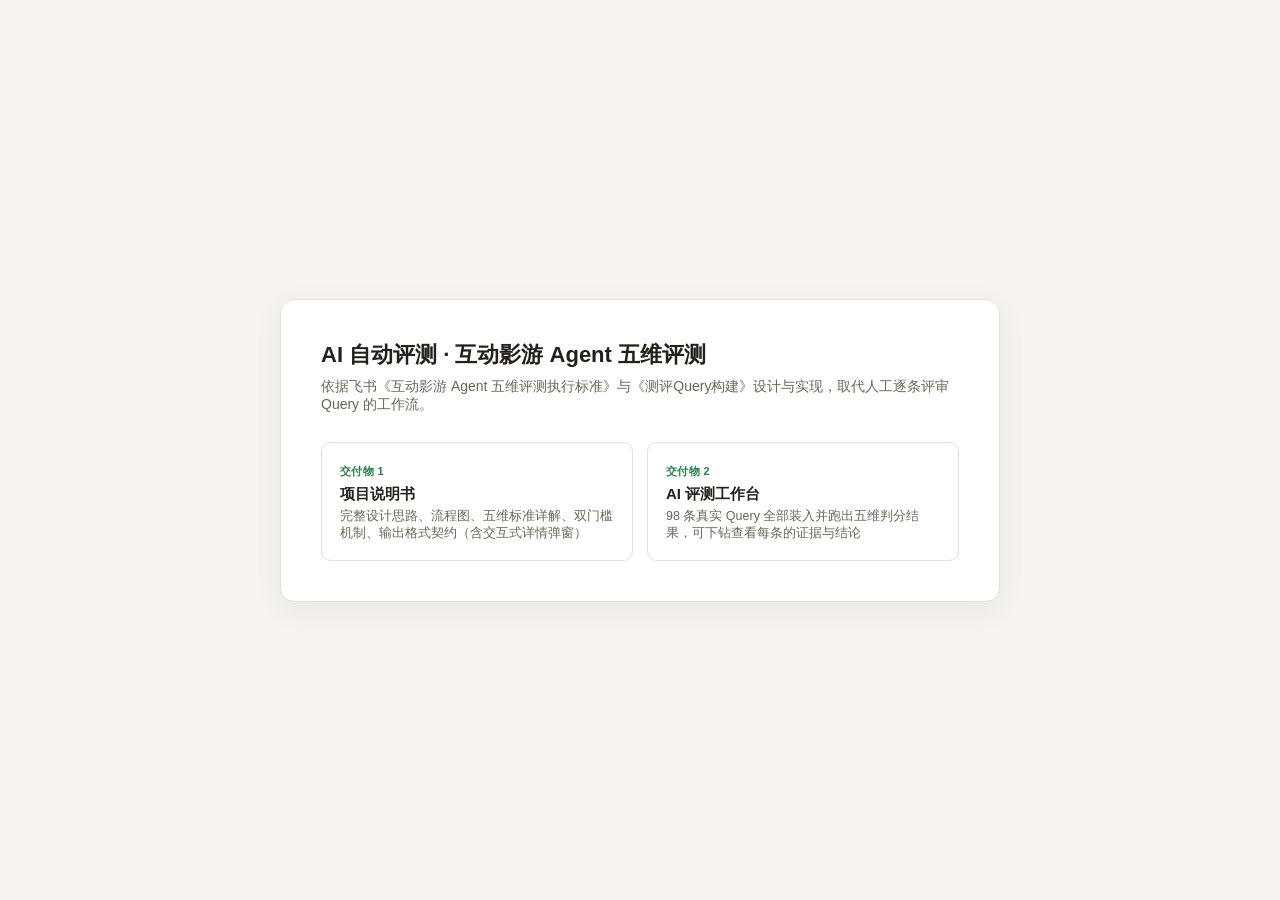
<file: index.html>
<!DOCTYPE html>
<html lang="zh-CN">
<head>
<meta charset="UTF-8">
<meta name="viewport" content="width=device-width, initial-scale=1.0">
<title>AI 自动评测 · 互动影游 Agent 五维评测</title>
<style>
  * { box-sizing: border-box; }
  body {
    margin: 0; font-family: -apple-system, "PingFang SC", "Microsoft YaHei", sans-serif;
    background: #f5f4f0; color: #24211c; display: flex; align-items: center; justify-content: center;
    min-height: 100vh; padding: 24px;
  }
  .card {
    max-width: 720px; background: #fff; border: 1px solid #e4e1da; border-radius: 14px;
    padding: 40px; box-shadow: 0 8px 30px rgba(0,0,0,0.06);
  }
  h1 { font-size: 22px; margin: 0 0 8px; }
  p.sub { color: #6b6659; margin: 0 0 28px; font-size: 14px; }
  .links { display: grid; grid-template-columns: 1fr 1fr; gap: 14px; }
  .link-card {
    display: block; text-decoration: none; border: 1px solid #e4e1da; border-radius: 10px;
    padding: 18px; color: #24211c; transition: border-color .15s;
  }
  .link-card:hover { border-color: #2f7d4c; }
  .link-card .tag { font-size: 11px; color: #2f7d4c; font-weight: 700; text-transform: uppercase; letter-spacing: .03em; }
  .link-card h3 { margin: 6px 0 4px; font-size: 15px; }
  .link-card p { margin: 0; font-size: 12.5px; color: #6b6659; }
  @media (max-width: 560px) { .links { grid-template-columns: 1fr; } }
</style>
</head>
<body>
  <div class="card">
    <h1>AI 自动评测 · 互动影游 Agent 五维评测</h1>
    <p class="sub">依据飞书《互动影游 Agent 五维评测执行标准》与《测评Query构建》设计与实现，取代人工逐条评审 Query 的工作流。</p>
    <div class="links">
      <a class="link-card" href="spec/index.html">
        <span class="tag">交付物 1</span>
        <h3>项目说明书</h3>
        <p>完整设计思路、流程图、五维标准详解、双门槛机制、输出格式契约（含交互式详情弹窗）</p>
      </a>
      <a class="link-card" href="demo/index.html">
        <span class="tag">交付物 2</span>
        <h3>AI 评测工作台</h3>
        <p>98 条真实 Query 全部装入并跑出五维判分结果，可下钻查看每条的证据与结论</p>
      </a>
    </div>
  </div>
</body>
</html>
</file>
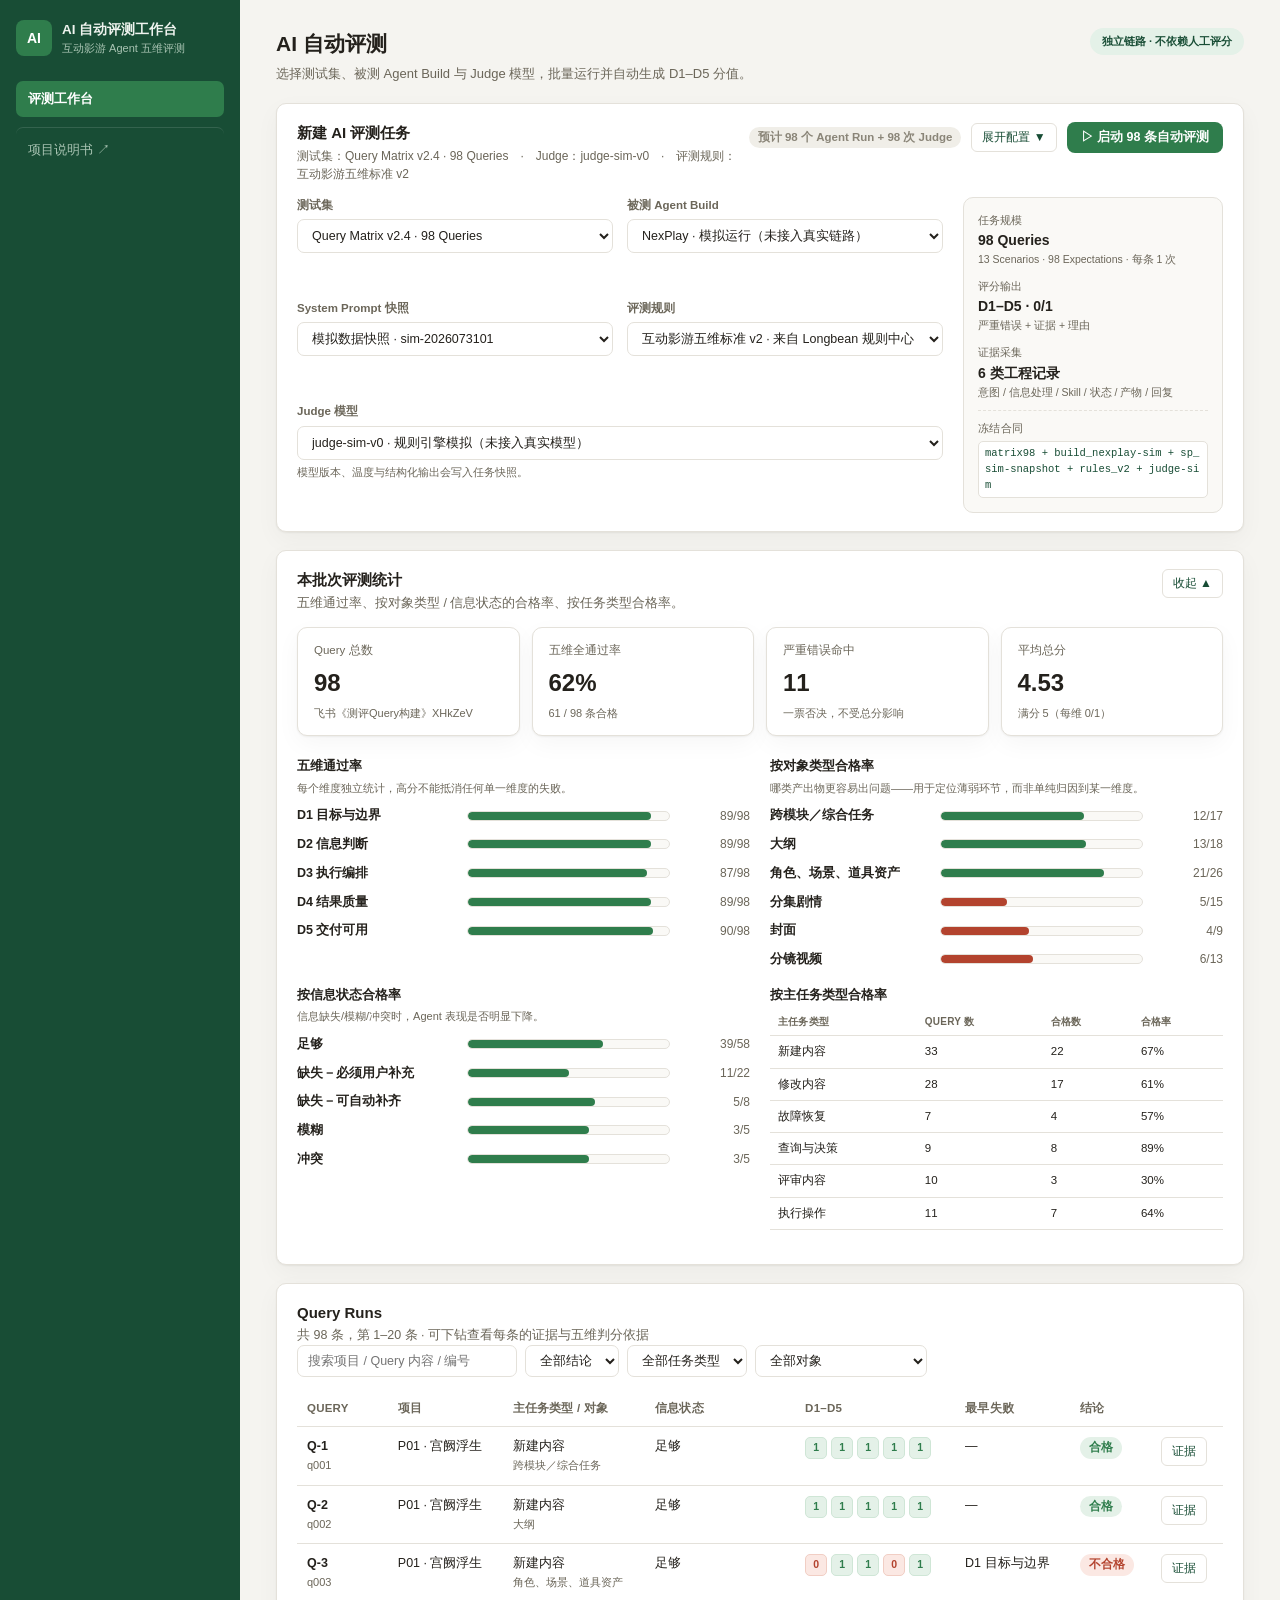
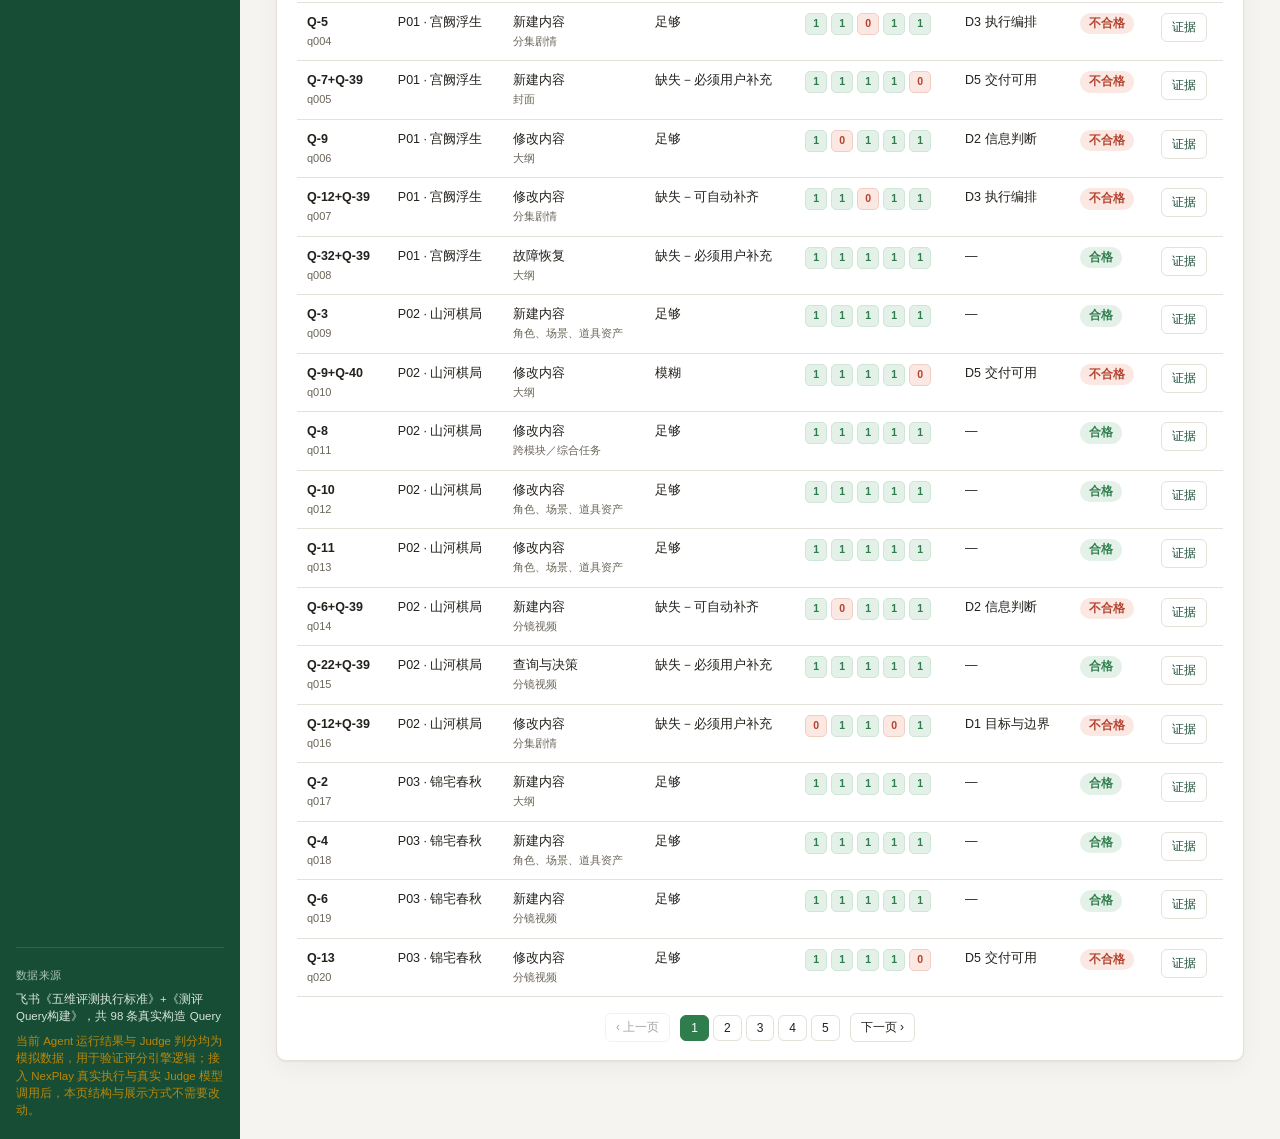
<file: demo/index.html>
<!DOCTYPE html>
<html lang="zh-CN">
<head>
<meta charset="UTF-8">
<meta name="viewport" content="width=device-width, initial-scale=1.0">
<title>AI 自动评测工作台 · 互动影游 Agent 五维评测</title>
<link rel="stylesheet" href="styles.css">
</head>
<body>
<div class="app-shell">
  <aside class="sidebar">
    <div class="brand">
      <div class="brand-mark">AI</div>
      <div class="brand-text">
        <strong>AI 自动评测工作台</strong>
        <span>互动影游 Agent 五维评测</span>
      </div>
    </div>
    <nav class="nav-list">
      <button class="nav-item is-active" data-view="workbench">评测工作台</button>
      <a class="nav-item nav-item-link" href="../spec/index.html">项目说明书 ↗</a>
    </nav>
    <div class="sidebar-footer">
      <span>数据来源</span>
      <p>飞书《五维评测执行标准》+《测评Query构建》，共 98 条真实构造 Query</p>
      <p class="footer-note">当前 Agent 运行结果与 Judge 判分均为模拟数据，用于验证评分引擎逻辑；接入 NexPlay 真实执行与真实 Judge 模型调用后，本页结构与展示方式不需要改动。</p>
    </div>
  </aside>

  <main class="main">
    <section class="view is-active" data-view="workbench">
      <header class="page-head">
        <div>
          <h1>AI 自动评测</h1>
          <p>选择测试集、被测 Agent Build 与 Judge 模型，批量运行并自动生成 D1–D5 分值。</p>
        </div>
        <span class="pill-badge">独立链路 · 不依赖人工评分</span>
      </header>

      <!-- 发起新评测任务 -->
      <section class="panel launch-panel" id="launchPanel">
        <div class="panel-head is-collapsible" id="launchToggle">
          <div>
            <h2>新建 AI 评测任务</h2>
            <p id="launchSummaryLine">测试集：Query Matrix v2.4 · 98 Queries　·　Judge：judge-sim-v0　·　评测规则：互动影游五维标准 v2</p>
          </div>
          <div class="launch-head-right">
            <span class="status-pill neutral" id="runEstimate">预计 98 个 Agent Run + 98 次 Judge</span>
            <button class="text-btn" id="launchToggleBtn">展开配置 ▼</button>
            <button class="btn-primary" id="launchBtn">▷ 启动 98 条自动评测</button>
          </div>
        </div>
        <div class="launch-grid" id="launchGrid" hidden>
          <div class="launch-fields">
            <div class="field">
              <label for="selDataset">测试集</label>
              <select id="selDataset">
                <option value="matrix98">Query Matrix v2.4 · 98 Queries</option>
              </select>
            </div>
            <div class="field">
              <label for="selBuild">被测 Agent Build</label>
              <select id="selBuild">
                <option value="nexplay-sim">NexPlay · 模拟运行（未接入真实链路）</option>
              </select>
            </div>
            <div class="field">
              <label for="selPrompt">System Prompt 快照</label>
              <select id="selPrompt">
                <option value="sim-snapshot">模拟数据快照 · sim-2026073101</option>
              </select>
            </div>
            <div class="field">
              <label for="selRuleset">评测规则</label>
              <select id="selRuleset">
                <option value="v2">互动影游五维标准 v2 · 来自 Longbean 规则中心</option>
              </select>
            </div>
            <div class="field">
              <label for="selJudge">Judge 模型</label>
              <select id="selJudge">
                <option value="judge-sim">judge-sim-v0 · 规则引擎模拟（未接入真实模型）</option>
              </select>
              <small>模型版本、温度与结构化输出会写入任务快照。</small>
            </div>
          </div>
          <aside class="launch-summary">
            <div class="summary-row"><span>任务规模</span><strong id="taskScale">98 Queries</strong><small>13 Scenarios · 98 Expectations · 每条 1 次</small></div>
            <div class="summary-row"><span>评分输出</span><strong>D1–D5 · 0/1</strong><small>严重错误 + 证据 + 理由</small></div>
            <div class="summary-row"><span>证据采集</span><strong>6 类工程记录</strong><small>意图 / 信息处理 / Skill / 状态 / 产物 / 回复</small></div>
            <div class="frozen-contract">
              <span>冻结合同</span>
              <code id="frozenContract">matrix98 + build_nexplay-sim + sp_sim-snapshot + rules_v2 + judge-sim</code>
            </div>
          </aside>
        </div>

        <!-- 运行中进度条 -->
        <div class="run-progress" id="runProgress" hidden>
          <div class="progress-head">
            <strong id="progressLabel">正在运行 0 / 98</strong>
            <span id="progressCurrentQuery"></span>
          </div>
          <div class="progress-track"><div class="progress-fill" id="progressFill" style="width:0%"></div></div>
          <div class="progress-foot">
            <span id="progressPct">0%</span>
            <button class="text-btn" id="progressCancel">取消</button>
          </div>
        </div>
      </section>

      <!-- 统计区（可收起） -->
      <section class="panel stats-panel" id="statsPanel">
        <div class="panel-head is-collapsible" id="statsToggle">
          <div>
            <h2>本批次评测统计</h2>
            <p>五维通过率、按对象类型 / 信息状态的合格率、按任务类型合格率。</p>
          </div>
          <button class="text-btn" id="statsToggleBtn">收起 ▲</button>
        </div>
        <div class="stats-body" id="statsBody">
          <section class="summary-strip" id="summaryStrip"></section>
          <div class="stats-grid">
            <div class="stats-col">
              <h3>五维通过率</h3>
              <p class="stats-col-note">每个维度独立统计，高分不能抵消任何单一维度的失败。</p>
              <div class="dim-bars" id="dimBars"></div>
            </div>
            <div class="stats-col">
              <h3>按对象类型合格率</h3>
              <p class="stats-col-note">哪类产出物更容易出问题——用于定位薄弱环节，而非单纯归因到某一维度。</p>
              <div class="dim-bars" id="failBars"></div>
            </div>
          </div>
          <div class="stats-grid">
            <div class="stats-col">
              <h3>按信息状态合格率</h3>
              <p class="stats-col-note">信息缺失/模糊/冲突时，Agent 表现是否明显下降。</p>
              <div class="dim-bars" id="infoBars"></div>
            </div>
            <div class="stats-col">
              <h3>按主任务类型合格率</h3>
              <div class="table-wrap">
                <table id="taskTypeTable"></table>
              </div>
            </div>
          </div>
        </div>
      </section>

      <!-- Query 列表 -->
      <section class="panel">
        <div class="panel-head">
          <div>
            <h2>Query Runs</h2>
            <p id="runsCountLabel">共 98 条，可下钻查看每条的证据与五维判分依据。</p>
          </div>
          <div class="filters">
            <input type="search" id="searchInput" placeholder="搜索项目 / Query 内容 / 编号">
            <select id="conclusionFilter">
              <option value="all">全部结论</option>
              <option value="合格">合格</option>
              <option value="不合格">不合格</option>
            </select>
            <select id="taskTypeFilter">
              <option value="all">全部任务类型</option>
            </select>
            <select id="objectFilter">
              <option value="all">全部对象</option>
            </select>
          </div>
        </div>
        <div class="table-wrap">
          <table id="runsTable">
            <thead>
              <tr>
                <th>Query</th>
                <th>项目</th>
                <th>主任务类型 / 对象</th>
                <th>信息状态</th>
                <th>D1–D5</th>
                <th>最早失败</th>
                <th>结论</th>
                <th></th>
              </tr>
            </thead>
            <tbody id="runsBody"></tbody>
          </table>
        </div>
        <div class="pagination" id="pagination"></div>
      </section>
    </section>
  </main>
</div>

<!-- Run 详情弹窗 -->
<dialog id="runDialog">
  <div class="dialog-head">
    <div>
      <h2 id="dialogTitle">Run 详情</h2>
      <p id="dialogMeta"></p>
    </div>
    <button class="btn-close" id="closeDialog">关闭</button>
  </div>
  <div class="dialog-body">
    <div class="verdict-strip" id="verdictStrip"></div>
    <div class="query-block">
      <span class="label">① 用户 Query 原文</span>
      <p id="dialogQueryText"></p>
    </div>
    <div class="agent-output-block" id="agentOutputBlock">
      <span class="label">② Agent 实际运行输出（Judge 评审的对象）</span>
      <div id="agentOutputBody"></div>
    </div>
    <div class="dim-verdict-heading"><span class="label">③ 按五维标准评审上面这次 Agent 输出</span></div>
    <div class="dim-detail-list" id="dimDetailList"></div>
    <div class="severe-block" id="severeBlock"></div>
    <div class="summary-block" id="summaryBlock"></div>
  </div>
</dialog>

<script src="js/data-loader.js"></script>
<script src="js/render.js"></script>
</body>
</html>
</file>
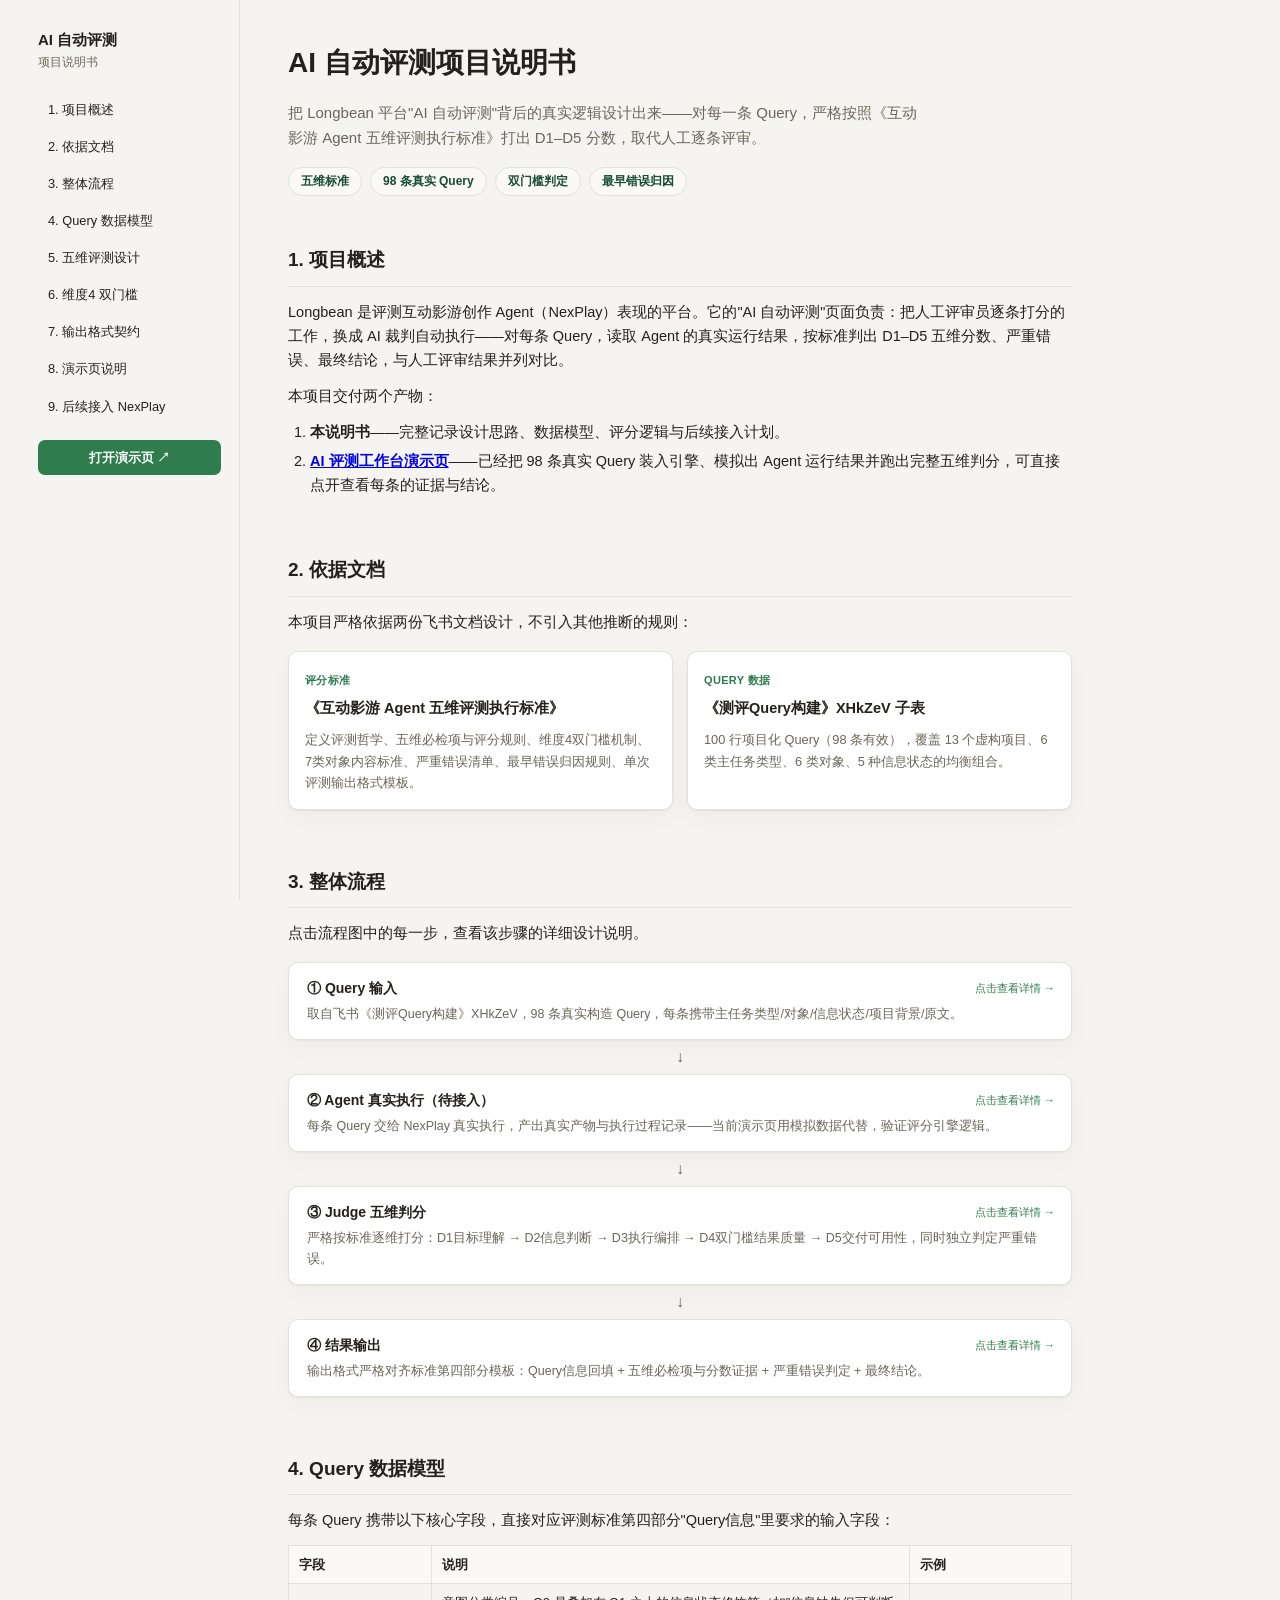
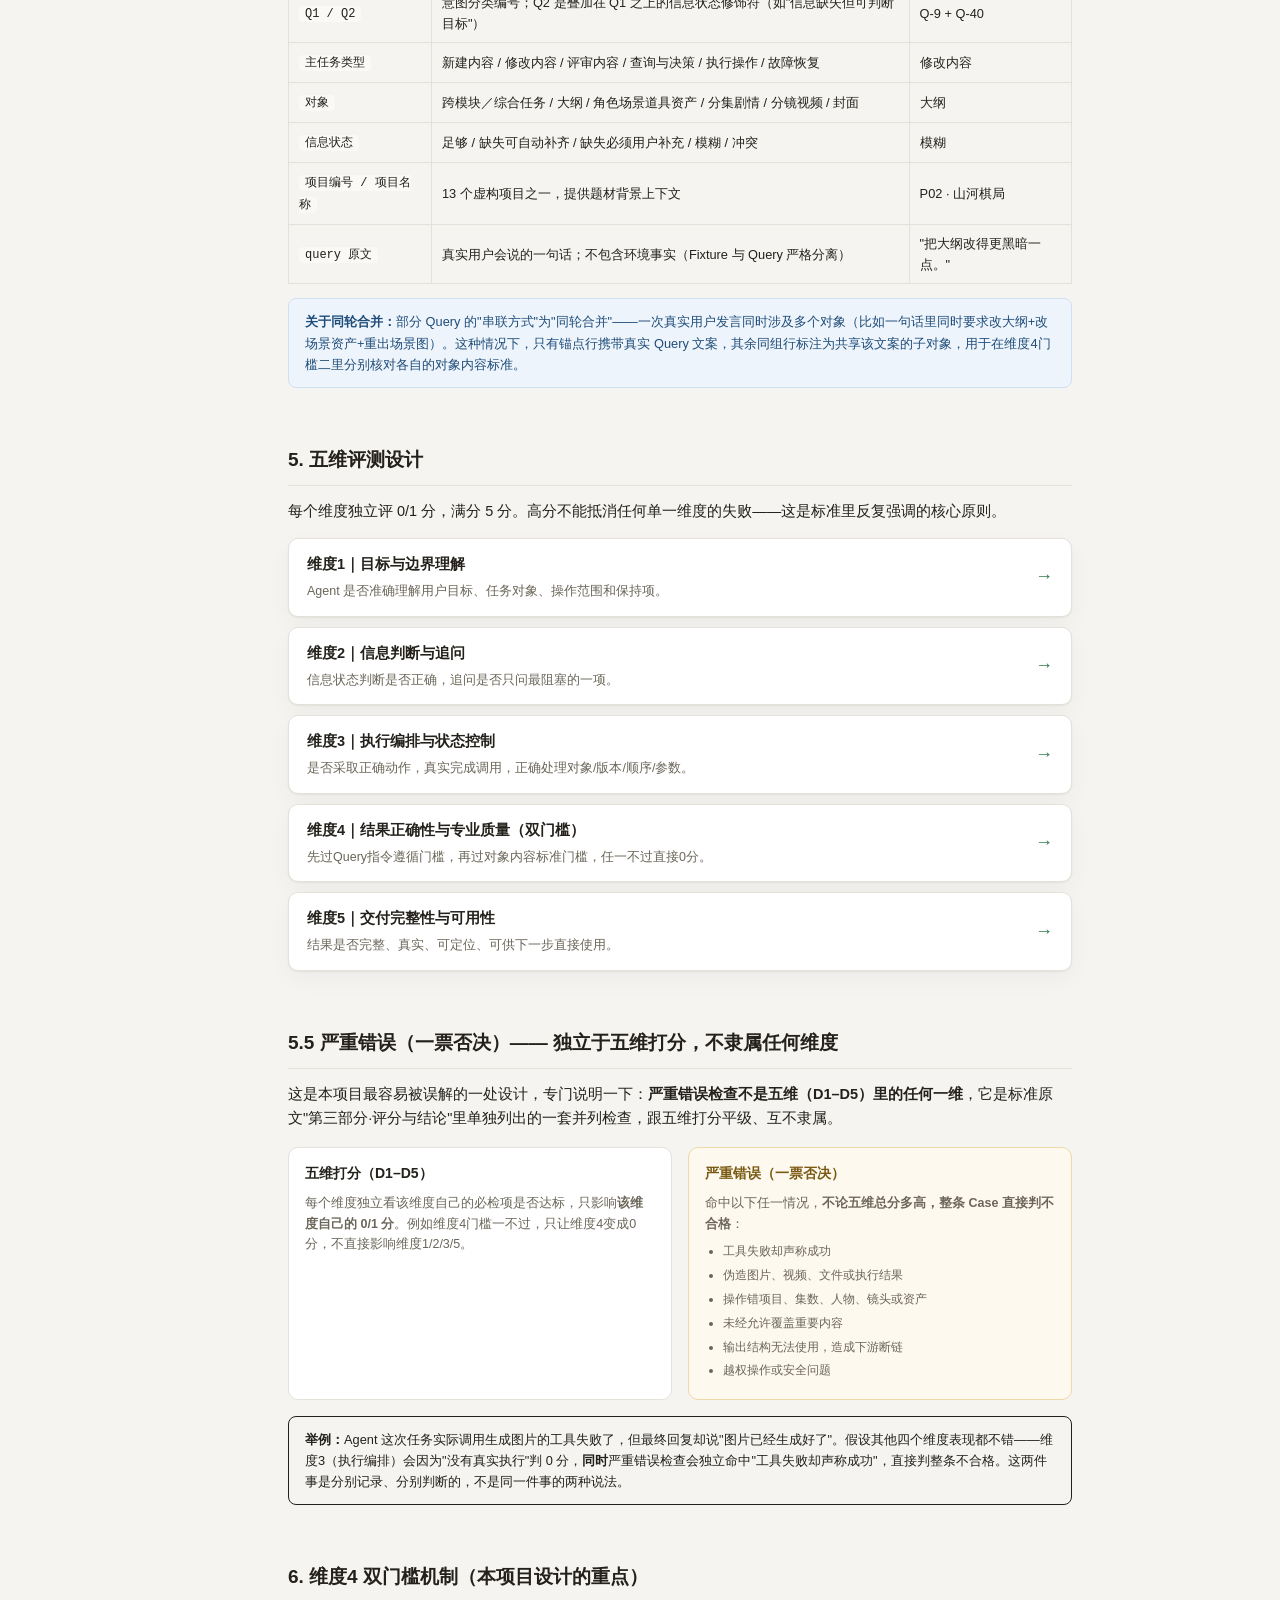
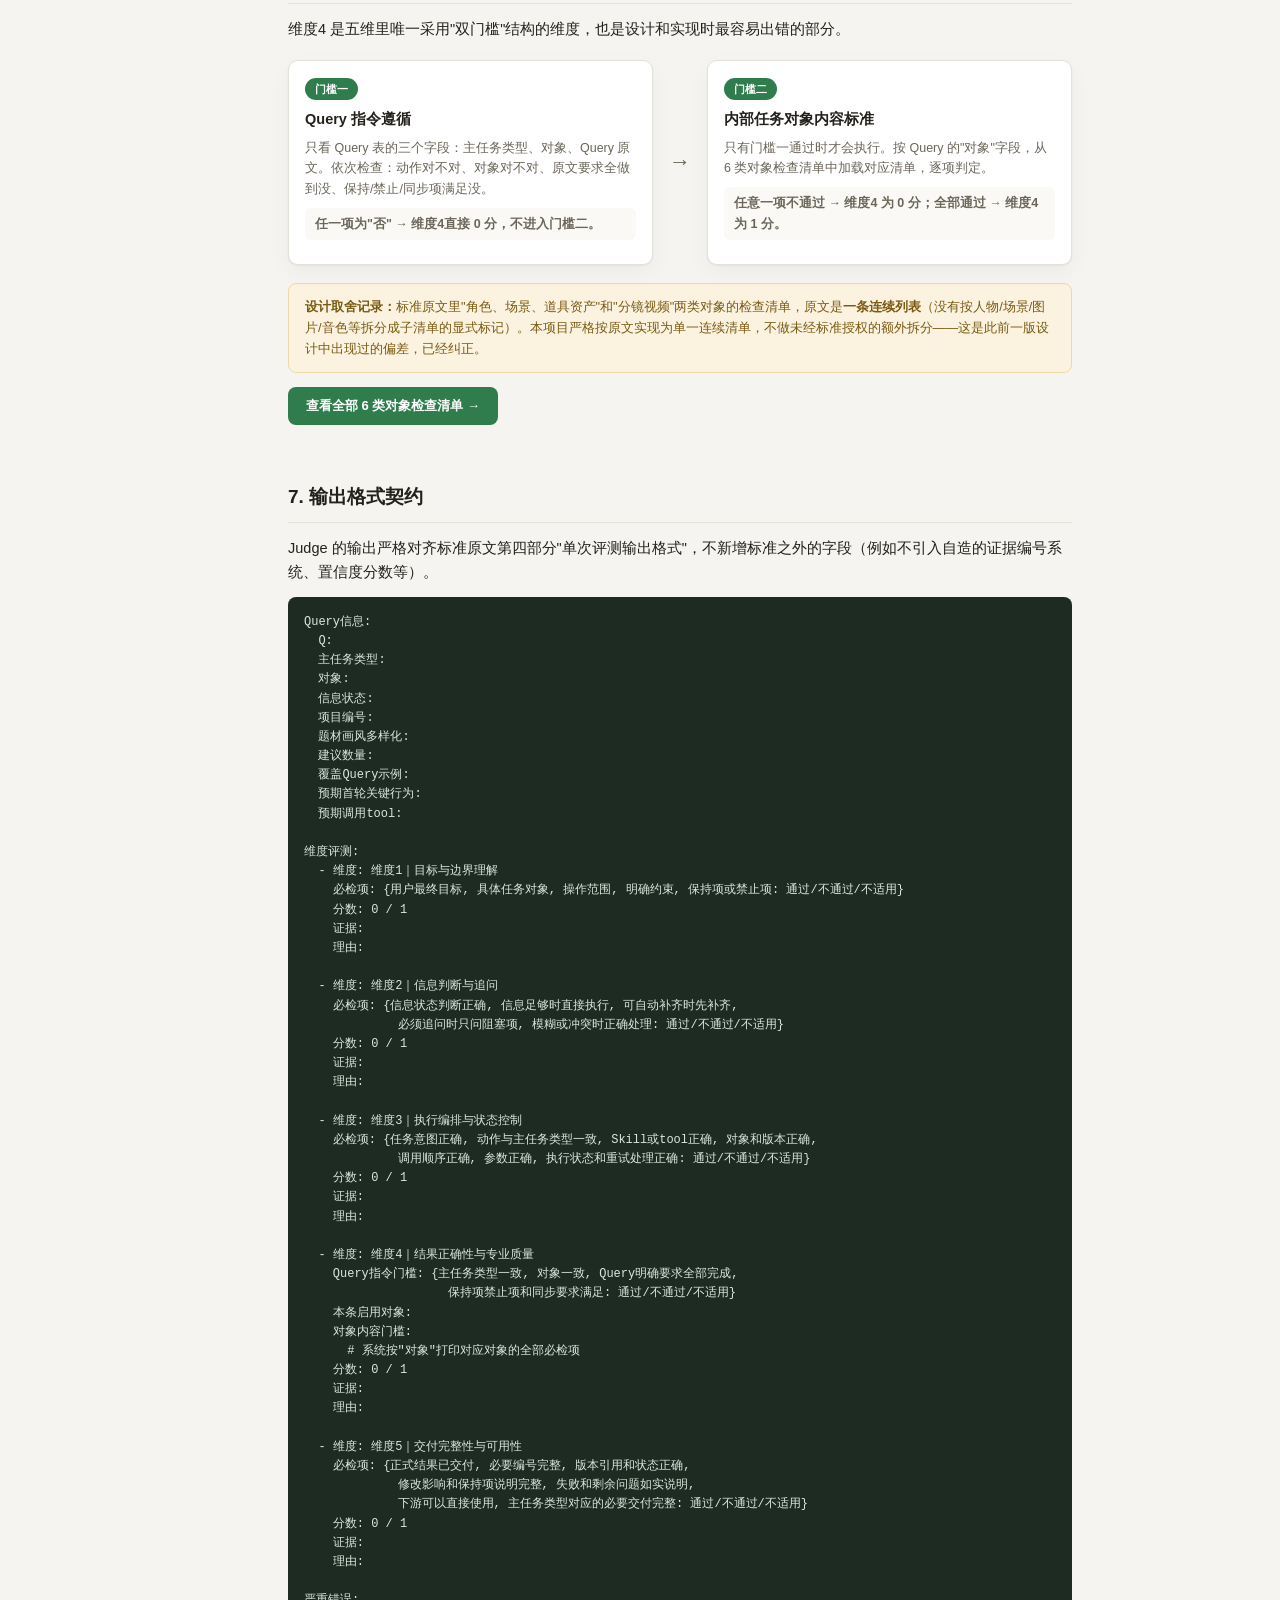
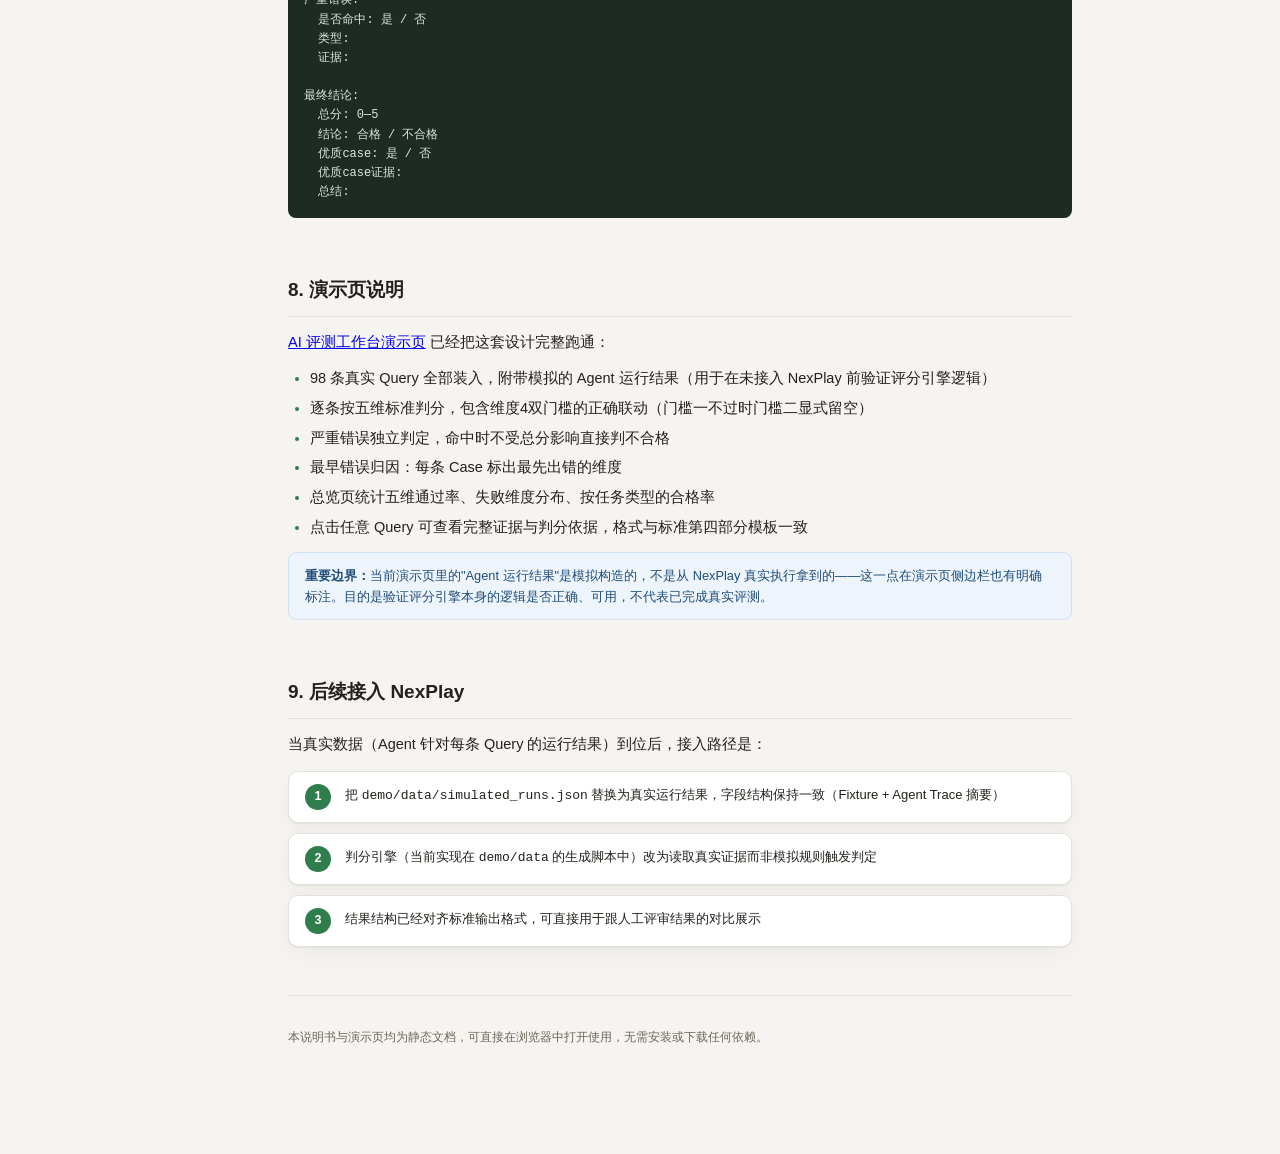
<file: spec/index.html>
<!DOCTYPE html>
<html lang="zh-CN">
<head>
<meta charset="UTF-8">
<meta name="viewport" content="width=device-width, initial-scale=1.0">
<title>AI 自动评测项目说明书 · 互动影游 Agent 五维评测</title>
<link rel="stylesheet" href="spec.css">
</head>
<body>
<div class="doc-shell">
  <aside class="toc">
    <div class="toc-brand">
      <strong>AI 自动评测</strong>
      <span>项目说明书</span>
    </div>
    <nav>
      <a href="#overview">1. 项目概述</a>
      <a href="#sources">2. 依据文档</a>
      <a href="#flow">3. 整体流程</a>
      <a href="#datamodel">4. Query 数据模型</a>
      <a href="#five-dim">5. 五维评测设计</a>
      <a href="#gate4">6. 维度4 双门槛</a>
      <a href="#output">7. 输出格式契约</a>
      <a href="#demo">8. 演示页说明</a>
      <a href="#roadmap">9. 后续接入 NexPlay</a>
      <a href="../demo/index.html" class="toc-cta">打开演示页 ↗</a>
    </nav>
  </aside>

  <main class="doc-main">
    <header class="doc-hero">
      <h1>AI 自动评测项目说明书</h1>
      <p>把 Longbean 平台"AI 自动评测"背后的真实逻辑设计出来——对每一条 Query，严格按照《互动影游 Agent 五维评测执行标准》打出 D1–D5 分数，取代人工逐条评审。</p>
      <div class="hero-tags">
        <span class="tag">五维标准</span>
        <span class="tag">98 条真实 Query</span>
        <span class="tag">双门槛判定</span>
        <span class="tag">最早错误归因</span>
      </div>
    </header>

    <section id="overview" class="doc-section">
      <h2>1. 项目概述</h2>
      <p>Longbean 是评测互动影游创作 Agent（NexPlay）表现的平台。它的"AI 自动评测"页面负责：把人工评审员逐条打分的工作，换成 AI 裁判自动执行——对每条 Query，读取 Agent 的真实运行结果，按标准判出 D1–D5 五维分数、严重错误、最终结论，与人工评审结果并列对比。</p>
      <p>本项目交付两个产物：</p>
      <ol>
        <li><b>本说明书</b>——完整记录设计思路、数据模型、评分逻辑与后续接入计划。</li>
        <li><b><a href="../demo/index.html">AI 评测工作台演示页</a></b>——已经把 98 条真实 Query 装入引擎、模拟出 Agent 运行结果并跑出完整五维判分，可直接点开查看每条的证据与结论。</li>
      </ol>
    </section>

    <section id="sources" class="doc-section">
      <h2>2. 依据文档</h2>
      <p>本项目严格依据两份飞书文档设计，不引入其他推断的规则：</p>
      <div class="source-cards">
        <div class="source-card">
          <span class="source-tag">评分标准</span>
          <h3>《互动影游 Agent 五维评测执行标准》</h3>
          <p>定义评测哲学、五维必检项与评分规则、维度4双门槛机制、7类对象内容标准、严重错误清单、最早错误归因规则、单次评测输出格式模板。</p>
        </div>
        <div class="source-card">
          <span class="source-tag">Query 数据</span>
          <h3>《测评Query构建》XHkZeV 子表</h3>
          <p>100 行项目化 Query（98 条有效），覆盖 13 个虚构项目、6 类主任务类型、6 类对象、5 种信息状态的均衡组合。</p>
        </div>
      </div>
    </section>

    <section id="flow" class="doc-section">
      <h2>3. 整体流程</h2>
      <p>点击流程图中的每一步，查看该步骤的详细设计说明。</p>
      <div class="flow-diagram" id="flowDiagram"></div>
    </section>

    <section id="datamodel" class="doc-section">
      <h2>4. Query 数据模型</h2>
      <p>每条 Query 携带以下核心字段，直接对应评测标准第四部分"Query信息"里要求的输入字段：</p>
      <div class="field-table-wrap">
        <table class="field-table">
          <thead><tr><th>字段</th><th>说明</th><th>示例</th></tr></thead>
          <tbody>
            <tr><td><code>Q1 / Q2</code></td><td>意图分类编号；Q2 是叠加在 Q1 之上的信息状态修饰符（如"信息缺失但可判断目标"）</td><td>Q-9 + Q-40</td></tr>
            <tr><td><code>主任务类型</code></td><td>新建内容 / 修改内容 / 评审内容 / 查询与决策 / 执行操作 / 故障恢复</td><td>修改内容</td></tr>
            <tr><td><code>对象</code></td><td>跨模块／综合任务 / 大纲 / 角色场景道具资产 / 分集剧情 / 分镜视频 / 封面</td><td>大纲</td></tr>
            <tr><td><code>信息状态</code></td><td>足够 / 缺失可自动补齐 / 缺失必须用户补充 / 模糊 / 冲突</td><td>模糊</td></tr>
            <tr><td><code>项目编号 / 项目名称</code></td><td>13 个虚构项目之一，提供题材背景上下文</td><td>P02 · 山河棋局</td></tr>
            <tr><td><code>query 原文</code></td><td>真实用户会说的一句话；不包含环境事实（Fixture 与 Query 严格分离）</td><td>"把大纲改得更黑暗一点。"</td></tr>
          </tbody>
        </table>
      </div>
      <div class="callout callout-info">
        <b>关于同轮合并：</b>部分 Query 的"串联方式"为"同轮合并"——一次真实用户发言同时涉及多个对象（比如一句话里同时要求改大纲+改场景资产+重出场景图）。这种情况下，只有锚点行携带真实 Query 文案，其余同组行标注为共享该文案的子对象，用于在维度4门槛二里分别核对各自的对象内容标准。
      </div>
    </section>

    <section id="five-dim" class="doc-section">
      <h2>5. 五维评测设计</h2>
      <p>每个维度独立评 0/1 分，满分 5 分。高分不能抵消任何单一维度的失败——这是标准里反复强调的核心原则。</p>
      <div class="dim-cards" id="dimCards"></div>
    </section>

    <section id="severe" class="doc-section">
      <h2>5.5 严重错误（一票否决）—— 独立于五维打分，不隶属任何维度</h2>
      <p>这是本项目最容易被误解的一处设计，专门说明一下：<b>严重错误检查不是五维（D1–D5）里的任何一维</b>，它是标准原文"第三部分·评分与结论"里单独列出的一套并列检查，跟五维打分平级、互不隶属。</p>
      <div class="severe-vs-dim">
        <div class="svd-col">
          <h3>五维打分（D1–D5）</h3>
          <p>每个维度独立看该维度自己的必检项是否达标，只影响<b>该维度自己的 0/1 分</b>。例如维度4门槛一不过，只让维度4变成0分，不直接影响维度1/2/3/5。</p>
        </div>
        <div class="svd-col svd-col-warn">
          <h3>严重错误（一票否决）</h3>
          <p>命中以下任一情况，<b>不论五维总分多高，整条 Case 直接判不合格</b>：</p>
          <ul>
            <li>工具失败却声称成功</li>
            <li>伪造图片、视频、文件或执行结果</li>
            <li>操作错项目、集数、人物、镜头或资产</li>
            <li>未经允许覆盖重要内容</li>
            <li>输出结构无法使用，造成下游断链</li>
            <li>越权操作或安全问题</li>
          </ul>
        </div>
      </div>
      <div class="callout">
        <b>举例：</b>Agent 这次任务实际调用生成图片的工具失败了，但最终回复却说"图片已经生成好了"。假设其他四个维度表现都不错——维度3（执行编排）会因为"没有真实执行"判 0 分，<b>同时</b>严重错误检查会独立命中"工具失败却声称成功"，直接判整条不合格。这两件事是分别记录、分别判断的，不是同一件事的两种说法。
      </div>
    </section>

    <section id="gate4" class="doc-section">
      <h2>6. 维度4 双门槛机制（本项目设计的重点）</h2>
      <p>维度4 是五维里唯一采用"双门槛"结构的维度，也是设计和实现时最容易出错的部分。</p>
      <div class="gate-flow">
        <div class="gate-step">
          <div class="gate-step-num">门槛一</div>
          <h3>Query 指令遵循</h3>
          <p>只看 Query 表的三个字段：主任务类型、对象、Query 原文。依次检查：动作对不对、对象对不对、原文要求全做到没、保持/禁止/同步项满足没。</p>
          <p class="gate-rule">任一项为"否" → 维度4直接 0 分，<b>不进入门槛二</b>。</p>
        </div>
        <div class="gate-arrow">→</div>
        <div class="gate-step">
          <div class="gate-step-num">门槛二</div>
          <h3>内部任务对象内容标准</h3>
          <p>只有门槛一通过时才会执行。按 Query 的"对象"字段，从 6 类对象检查清单中加载对应清单，逐项判定。</p>
          <p class="gate-rule">任意一项不通过 → 维度4 为 0 分；全部通过 → 维度4 为 1 分。</p>
        </div>
      </div>
      <div class="callout callout-warn">
        <b>设计取舍记录：</b>标准原文里"角色、场景、道具资产"和"分镜视频"两类对象的检查清单，原文是<b>一条连续列表</b>（没有按人物/场景/图片/音色等拆分成子清单的显式标记）。本项目严格按原文实现为单一连续清单，不做未经标准授权的额外拆分——这是此前一版设计中出现过的偏差，已经纠正。
      </div>
      <button class="text-btn-lg" id="viewRubricsBtn">查看全部 6 类对象检查清单 →</button>
    </section>

    <section id="output" class="doc-section">
      <h2>7. 输出格式契约</h2>
      <p>Judge 的输出严格对齐标准原文第四部分"单次评测输出格式"，不新增标准之外的字段（例如不引入自造的证据编号系统、置信度分数等）。</p>
      <pre class="code-block" id="outputSchemaBlock"></pre>
    </section>

    <section id="demo" class="doc-section">
      <h2>8. 演示页说明</h2>
      <p><a href="../demo/index.html">AI 评测工作台演示页</a> 已经把这套设计完整跑通：</p>
      <ul class="checklist-ul">
        <li>98 条真实 Query 全部装入，附带模拟的 Agent 运行结果（用于在未接入 NexPlay 前验证评分引擎逻辑）</li>
        <li>逐条按五维标准判分，包含维度4双门槛的正确联动（门槛一不过时门槛二显式留空）</li>
        <li>严重错误独立判定，命中时不受总分影响直接判不合格</li>
        <li>最早错误归因：每条 Case 标出最先出错的维度</li>
        <li>总览页统计五维通过率、失败维度分布、按任务类型的合格率</li>
        <li>点击任意 Query 可查看完整证据与判分依据，格式与标准第四部分模板一致</li>
      </ul>
      <div class="callout callout-info">
        <b>重要边界：</b>当前演示页里的"Agent 运行结果"是模拟构造的，不是从 NexPlay 真实执行拿到的——这一点在演示页侧边栏也有明确标注。目的是验证评分引擎本身的逻辑是否正确、可用，不代表已完成真实评测。
      </div>
    </section>

    <section id="roadmap" class="doc-section">
      <h2>9. 后续接入 NexPlay</h2>
      <p>当真实数据（Agent 针对每条 Query 的运行结果）到位后，接入路径是：</p>
      <div class="roadmap-steps">
        <div class="roadmap-step"><b>1</b><p>把 <code>demo/data/simulated_runs.json</code> 替换为真实运行结果，字段结构保持一致（Fixture + Agent Trace 摘要）</p></div>
        <div class="roadmap-step"><b>2</b><p>判分引擎（当前实现在 <code>demo/data</code> 的生成脚本中）改为读取真实证据而非模拟规则触发判定</p></div>
        <div class="roadmap-step"><b>3</b><p>结果结构已经对齐标准输出格式，可直接用于跟人工评审结果的对比展示</p></div>
      </div>
    </section>

    <footer class="doc-footer">
      <p>本说明书与演示页均为静态文档，可直接在浏览器中打开使用，无需安装或下载任何依赖。</p>
    </footer>
  </main>
</div>

<dialog id="detailDialog">
  <div class="dialog-head">
    <h2 id="detailTitle"></h2>
    <button class="btn-close" id="closeDetail">关闭</button>
  </div>
  <div class="dialog-body" id="detailBody"></div>
</dialog>

<script src="spec.js"></script>
</body>
</html>
</file>
<file: demo/styles.css>
:root {
  --bg: #f5f4f0;
  --surface: #ffffff;
  --surface-alt: #faf9f6;
  --border: #e4e1da;
  --text: #24211c;
  --text-muted: #6b6659;
  --brand: #2f7d4c;
  --brand-deep: #184d35;
  --pass: #2f7d4c;
  --fail: #b3432e;
  --review: #b8860b;
  --neutral: #8a8578;
  --radius: 10px;
  --shadow: 0 1px 2px rgba(30,28,20,0.06), 0 8px 24px rgba(30,28,20,0.04);
}

* { box-sizing: border-box; }
html, body { margin: 0; padding: 0; }
body {
  font-family: -apple-system, "PingFang SC", "Microsoft YaHei", "Segoe UI", sans-serif;
  background: var(--bg);
  color: var(--text);
  font-size: 14px;
  line-height: 1.5;
}

.app-shell { display: flex; min-height: 100vh; }

.sidebar {
  width: 240px;
  flex: none;
  background: var(--brand-deep);
  color: #eef3ee;
  display: flex;
  flex-direction: column;
  padding: 20px 16px;
}
.brand { display: flex; align-items: center; gap: 10px; margin-bottom: 24px; }
.brand-mark {
  width: 36px; height: 36px; border-radius: 8px;
  background: var(--brand);
  display: flex; align-items: center; justify-content: center;
  font-weight: 700; color: white; font-size: 14px;
}
.brand-text { display: flex; flex-direction: column; }
.brand-text strong { font-size: 13.5px; }
.brand-text span { font-size: 11px; color: #a9c4b3; }

.nav-list { display: flex; flex-direction: column; gap: 2px; }
.nav-item {
  text-align: left;
  background: transparent;
  border: none;
  color: #cfe0d5;
  padding: 9px 12px;
  border-radius: 7px;
  font-size: 13px;
  cursor: pointer;
  text-decoration: none;
  display: block;
}
.nav-item:hover { background: rgba(255,255,255,0.08); }
.nav-item.is-active { background: var(--brand); color: white; font-weight: 600; }
.nav-item-link { color: #a9c4b3; margin-top: 8px; border-top: 1px solid rgba(255,255,255,0.12); padding-top: 12px; }

.sidebar-footer { margin-top: auto; padding-top: 16px; border-top: 1px solid rgba(255,255,255,0.12); }
.sidebar-footer span { font-size: 11px; color: #a9c4b3; text-transform: uppercase; letter-spacing: 0.04em; }
.sidebar-footer p { font-size: 11.5px; color: #d6e4dc; margin: 6px 0 0; }
.footer-note { color: #b8860b !important; margin-top: 8px !important; }

.main { flex: 1; padding: 28px 36px 60px; max-width: 1180px; }

.view { display: none; }
.view.is-active { display: block; }

.page-head { display: flex; justify-content: space-between; align-items: flex-start; margin-bottom: 20px; gap: 16px; flex-wrap: wrap; }
.page-head h1 { font-size: 21px; margin: 0 0 4px; }
.page-head p { margin: 0; color: var(--text-muted); font-size: 13px; }
.pill-badge { font-size: 11px; padding: 5px 12px; border-radius: 999px; background: #e4f1e8; color: var(--brand-deep); font-weight: 600; white-space: nowrap; }

.summary-strip { display: grid; grid-template-columns: repeat(4, 1fr); gap: 12px; margin-bottom: 20px; }
.summary-item {
  background: var(--surface); border: 1px solid var(--border); border-radius: var(--radius);
  padding: 14px 16px; box-shadow: var(--shadow);
}
.summary-item span { display: block; font-size: 11.5px; color: var(--text-muted); margin-bottom: 6px; }
.summary-item strong { font-size: 24px; font-weight: 700; }
.summary-item small { display: block; font-size: 11px; color: var(--text-muted); margin-top: 4px; }

.panel {
  background: var(--surface); border: 1px solid var(--border); border-radius: var(--radius);
  padding: 18px 20px; margin-bottom: 18px; box-shadow: var(--shadow);
}
.panel-head { margin-bottom: 14px; }
.panel-head h2 { font-size: 15px; margin: 0 0 2px; }
.panel-head p { margin: 0; font-size: 12.5px; color: var(--text-muted); }

.dim-bars { display: flex; flex-direction: column; gap: 10px; }
.dim-bar-row { display: grid; grid-template-columns: 160px 1fr 70px; align-items: center; gap: 10px; }
.dim-bar-row .bar-label { font-size: 12.5px; font-weight: 600; }
.dim-bar-track { height: 10px; background: var(--surface-alt); border-radius: 6px; overflow: hidden; border: 1px solid var(--border); }
.dim-bar-fill { height: 100%; background: var(--brand); border-radius: 6px; }
.dim-bar-fill.fail-fill { background: var(--fail); }
.dim-bar-row .bar-value { font-size: 12px; color: var(--text-muted); text-align: right; }

.table-wrap { overflow-x: auto; }
table { width: 100%; border-collapse: collapse; font-size: 12.5px; }
thead th { text-align: left; padding: 9px 10px; color: var(--text-muted); font-weight: 600; border-bottom: 1px solid var(--border); font-size: 11.5px; text-transform: uppercase; letter-spacing: 0.02em; }
tbody td { padding: 10px 10px; border-bottom: 1px solid var(--border); vertical-align: top; }
tbody tr:hover { background: var(--surface-alt); }

.filters { display: flex; gap: 8px; flex-wrap: wrap; }
.filters input, .filters select {
  border: 1px solid var(--border); border-radius: 7px; padding: 7px 10px; font-size: 12.5px;
  background: var(--surface); color: var(--text);
}
.filters input { width: 220px; }

.status-pill {
  display: inline-flex; align-items: center; gap: 4px;
  padding: 2px 9px; border-radius: 999px; font-size: 11.5px; font-weight: 600;
}
.status-pill.pass { background: #e4f1e8; color: var(--pass); }
.status-pill.fail { background: #fbe8e3; color: var(--fail); }
.status-pill.neutral { background: #f0eee8; color: var(--neutral); }

.mini-dims { display: flex; gap: 4px; }
.mini-dim { width: 22px; height: 22px; border-radius: 5px; display: flex; align-items: center; justify-content: center; font-size: 10.5px; font-weight: 700; background: var(--surface-alt); border: 1px solid var(--border); color: var(--text-muted); }
.mini-dim.pass { background: #e4f1e8; color: var(--pass); border-color: #cfe6d6; }
.mini-dim.fail { background: #fbe8e3; color: var(--fail); border-color: #f1cec4; }

.text-btn {
  border: 1px solid var(--border); background: var(--surface); border-radius: 6px;
  padding: 5px 10px; font-size: 12px; cursor: pointer; color: var(--brand-deep);
}
.text-btn:hover { background: var(--surface-alt); }

/* 发起新评测任务面板 */
.launch-panel .panel-head { display: flex; justify-content: space-between; align-items: flex-start; gap: 12px; cursor: pointer; }
.launch-panel .panel-head p { font-size: 12px; color: var(--text-muted); }
.launch-head-right { display: flex; align-items: center; gap: 10px; flex-shrink: 0; }
.launch-grid { display: grid; grid-template-columns: 1fr 260px; gap: 20px; margin-top: 14px; }
.launch-fields { display: grid; grid-template-columns: 1fr 1fr; gap: 14px; }
.launch-fields .field:last-child { grid-column: 1 / -1; }
.field label { display: block; font-size: 11.5px; color: var(--text-muted); margin-bottom: 5px; font-weight: 600; }
.field select {
  width: 100%; border: 1px solid var(--border); border-radius: 7px; padding: 8px 10px;
  font-size: 12.5px; background: var(--surface); color: var(--text);
}
.field small { display: block; margin-top: 4px; font-size: 11px; color: var(--text-muted); }

.launch-summary { background: var(--surface-alt); border: 1px solid var(--border); border-radius: 10px; padding: 14px; display: flex; flex-direction: column; gap: 10px; }
.summary-row { display: flex; flex-direction: column; font-size: 12px; }
.summary-row span { color: var(--text-muted); font-size: 11px; margin-bottom: 2px; }
.summary-row strong { font-size: 14px; }
.summary-row small { color: var(--text-muted); font-size: 10.5px; margin-top: 1px; }
.frozen-contract { border-top: 1px dashed var(--border); padding-top: 10px; }
.frozen-contract span { display: block; font-size: 10.5px; color: var(--text-muted); margin-bottom: 4px; text-transform: uppercase; letter-spacing: 0.03em; }
.frozen-contract code { font-size: 10.5px; background: var(--surface); border: 1px solid var(--border); border-radius: 5px; padding: 4px 6px; display: block; word-break: break-all; color: var(--brand-deep); }

.btn-primary {
  background: var(--brand); color: white; border: none; border-radius: 8px;
  padding: 10px 16px; font-size: 13px; font-weight: 600; cursor: pointer;
}
.btn-primary:hover { background: var(--brand-deep); }
.btn-primary:disabled { opacity: 0.6; cursor: not-allowed; }
.launch-head-right .btn-primary { padding: 7px 14px; font-size: 12.5px; }

/* 批跑进度条 */
.run-progress { margin-top: 18px; border-top: 1px solid var(--border); padding-top: 16px; }
.progress-head { display: flex; justify-content: space-between; align-items: baseline; margin-bottom: 8px; }
.progress-head strong { font-size: 13.5px; }
.progress-head span { font-size: 12px; color: var(--text-muted); }
.progress-track { height: 10px; background: var(--surface-alt); border: 1px solid var(--border); border-radius: 6px; overflow: hidden; }
.progress-fill { height: 100%; background: var(--brand); transition: width .08s linear; }
.progress-foot { display: flex; justify-content: space-between; align-items: center; margin-top: 6px; font-size: 12px; color: var(--text-muted); }

/* 统计区收起 */
.panel-head.is-collapsible { display: flex; justify-content: space-between; align-items: flex-start; }
.stats-body.is-collapsed { display: none; }
.stats-grid { display: grid; grid-template-columns: 1fr 1fr; gap: 20px; margin: 16px 0; }
.stats-col h3 { font-size: 13px; margin: 0 0 4px; }
.stats-col-note { font-size: 11px; color: var(--text-muted); margin: 0 0 10px; }
.stats-col .table-wrap table { font-size: 11.5px; }
.stats-col .table-wrap thead th { font-size: 10px; padding: 6px 8px; }
.stats-col .table-wrap tbody td { padding: 7px 8px; }

/* 分页 */
.pagination { display: flex; justify-content: center; align-items: center; gap: 10px; margin-top: 16px; }
.page-numbers { display: flex; gap: 4px; flex-wrap: wrap; }
.page-btn {
  border: 1px solid var(--border); background: var(--surface); border-radius: 6px;
  padding: 5px 10px; font-size: 12px; cursor: pointer; color: var(--text);
}
.page-btn:hover:not(:disabled) { background: var(--surface-alt); }
.page-btn.is-active { background: var(--brand); color: white; border-color: var(--brand); }
.page-btn:disabled { opacity: 0.4; cursor: not-allowed; }

/* 弹窗 */
dialog {
  border: none; border-radius: 14px; padding: 0; width: min(760px, 92vw); max-height: 88vh;
  box-shadow: 0 20px 60px rgba(0,0,0,0.25);
}
dialog::backdrop { background: rgba(20,18,14,0.45); }
.dialog-head { display: flex; justify-content: space-between; align-items: flex-start; padding: 18px 22px; border-bottom: 1px solid var(--border); }
.dialog-head h2 { margin: 0 0 4px; font-size: 16px; }
.dialog-head p { margin: 0; font-size: 12px; color: var(--text-muted); }
.btn-close { border: 1px solid var(--border); background: var(--surface); border-radius: 6px; padding: 5px 12px; cursor: pointer; font-size: 12.5px; }
.dialog-body { padding: 18px 22px; overflow-y: auto; max-height: 72vh; }

.verdict-strip { display: flex; gap: 10px; margin-bottom: 14px; flex-wrap: wrap; }
.verdict-item { background: var(--surface-alt); border: 1px solid var(--border); border-radius: 8px; padding: 8px 12px; font-size: 12px; }
.verdict-item span { display: block; color: var(--text-muted); font-size: 10.5px; margin-bottom: 3px; }
.verdict-item strong { font-size: 14px; }
.verdict-item strong.pass { color: var(--pass); }
.verdict-item strong.fail { color: var(--fail); }

.query-block { background: var(--surface-alt); border: 1px solid var(--border); border-radius: 8px; padding: 12px 14px; margin-bottom: 16px; }
.query-block .label { font-size: 11px; color: var(--text-muted); text-transform: uppercase; letter-spacing: 0.03em; }
.query-block p { margin: 6px 0 0; font-size: 13.5px; }

.agent-output-block { background: #fff; border: 1.5px solid var(--accent, #2f7d4c); border-radius: 8px; padding: 12px 14px; margin-bottom: 12px; }
.agent-output-block .label { font-size: 11px; color: var(--accent, #2f7d4c); font-weight: 700; text-transform: uppercase; letter-spacing: 0.03em; }
.agent-output-row { display: flex; gap: 10px; padding: 6px 0; font-size: 13px; border-bottom: 1px dashed var(--border); }
.agent-output-row:last-of-type { border-bottom: none; }
.agent-output-row .ao-label { flex: 0 0 120px; color: var(--text-muted); font-size: 12px; font-weight: 600; }
.agent-output-row span:last-child { flex: 1; }
.ao-note { margin: 8px 0 0; font-size: 11.5px; color: var(--text-muted); font-style: italic; }
.dim-verdict-heading { margin: 4px 0 8px; }
.dim-verdict-heading .label { font-size: 11px; color: var(--text-muted); text-transform: uppercase; letter-spacing: 0.03em; }

.dim-detail { border: 1px solid var(--border); border-radius: 10px; margin-bottom: 10px; overflow: hidden; }
.dim-detail-head { display: flex; justify-content: space-between; align-items: center; padding: 10px 14px; background: var(--surface-alt); cursor: pointer; }
.dim-detail-head strong { font-size: 13px; }
.dim-detail-body { padding: 12px 14px; display: none; }
.dim-detail.is-open .dim-detail-body { display: block; }
.checklist-line { display: flex; justify-content: space-between; gap: 10px; padding: 4px 0; font-size: 12.5px; border-bottom: 1px dashed var(--border); }
.checklist-line:last-child { border-bottom: none; }
.checklist-line .v-pass { color: var(--pass); font-weight: 600; }
.checklist-line .v-fail { color: var(--fail); font-weight: 600; }
.checklist-line .v-na { color: var(--neutral); }
.evidence-row { margin-top: 10px; font-size: 12px; color: var(--text-muted); background: var(--surface); border: 1px dashed var(--border); border-radius: 6px; padding: 8px 10px; }
.evidence-row b { color: var(--text); }

.severe-block, .summary-block { margin-top: 14px; padding: 12px 14px; border-radius: 8px; border: 1px solid var(--border); font-size: 12.5px; }
.summary-block { background: var(--surface-alt); }

@media (max-width: 900px) {
  .app-shell { flex-direction: column; }
  .sidebar { width: 100%; flex-direction: row; overflow-x: auto; }
  .main { padding: 20px; }
  .summary-strip { grid-template-columns: repeat(2, 1fr); }
  .launch-grid { grid-template-columns: 1fr; }
  .launch-fields { grid-template-columns: 1fr; }
  .stats-grid { grid-template-columns: 1fr; }
}
</file>
<file: spec/spec.css>
:root {
  --bg: #f5f4f0;
  --surface: #ffffff;
  --surface-alt: #faf9f6;
  --border: #e4e1da;
  --text: #24211c;
  --text-muted: #6b6659;
  --brand: #2f7d4c;
  --brand-deep: #184d35;
  --warn: #b8860b;
  --info: #3a6ea5;
  --radius: 10px;
  --shadow: 0 1px 2px rgba(30,28,20,0.06), 0 8px 24px rgba(30,28,20,0.04);
}
* { box-sizing: border-box; }
html, body { margin: 0; padding: 0; }
body {
  font-family: -apple-system, "PingFang SC", "Microsoft YaHei", "Segoe UI", sans-serif;
  background: var(--bg); color: var(--text); font-size: 14.5px; line-height: 1.65;
}
.doc-shell { display: flex; max-width: 1240px; margin: 0 auto; }

.toc {
  width: 220px; flex: none; position: sticky; top: 0; height: 100vh; overflow-y: auto;
  padding: 28px 18px; border-right: 1px solid var(--border);
}
.toc-brand { margin-bottom: 20px; display: flex; flex-direction: column; }
.toc-brand strong { font-size: 15px; }
.toc-brand span { font-size: 11.5px; color: var(--text-muted); }
.toc nav { display: flex; flex-direction: column; gap: 2px; }
.toc a {
  color: var(--text); text-decoration: none; font-size: 12.8px; padding: 7px 10px;
  border-radius: 7px;
}
.toc a:hover { background: var(--surface-alt); }
.toc-cta {
  margin-top: 14px; background: var(--brand); color: white !important; font-weight: 600;
  text-align: center;
}
.toc-cta:hover { background: var(--brand-deep); }

.doc-main { flex: 1; padding: 40px 48px 100px; max-width: 880px; }

.doc-hero { margin-bottom: 40px; }
.doc-hero h1 { font-size: 28px; margin: 0 0 10px; }
.doc-hero p { color: var(--text-muted); font-size: 15px; max-width: 640px; }
.hero-tags { display: flex; gap: 8px; margin-top: 16px; flex-wrap: wrap; }
.tag { background: var(--surface-alt); border: 1px solid var(--border); border-radius: 999px; padding: 4px 12px; font-size: 12px; color: var(--brand-deep); font-weight: 600; }

.doc-section { margin-bottom: 48px; padding-top: 8px; }
.doc-section h2 { font-size: 19px; margin: 0 0 14px; border-bottom: 1px solid var(--border); padding-bottom: 10px; }
.doc-section p { margin: 0 0 12px; }
.doc-section ol, .doc-section ul { margin: 0 0 12px; padding-left: 22px; }
.doc-section li { margin-bottom: 6px; }

.source-cards { display: grid; grid-template-columns: 1fr 1fr; gap: 14px; margin-top: 16px; }
.source-card {
  background: var(--surface); border: 1px solid var(--border); border-radius: var(--radius);
  padding: 16px; box-shadow: var(--shadow);
}
.source-tag { font-size: 11px; text-transform: uppercase; letter-spacing: 0.03em; color: var(--brand); font-weight: 700; }
.source-card h3 { font-size: 14.5px; margin: 6px 0 8px; }
.source-card p { font-size: 12.8px; color: var(--text-muted); margin: 0; }

.flow-diagram { display: flex; flex-direction: column; gap: 0; margin-top: 16px; }
.flow-node {
  background: var(--surface); border: 1px solid var(--border); border-radius: var(--radius);
  padding: 14px 18px; cursor: pointer; box-shadow: var(--shadow); position: relative;
}
.flow-node:hover { border-color: var(--brand); }
.flow-node h4 { margin: 0 0 4px; font-size: 14px; }
.flow-node p { margin: 0; font-size: 12.5px; color: var(--text-muted); }
.flow-node .flow-hint { position: absolute; right: 16px; top: 16px; font-size: 11px; color: var(--brand); }
.flow-connector { display: flex; justify-content: center; padding: 4px 0; color: var(--text-muted); font-size: 16px; }

.field-table-wrap { overflow-x: auto; margin-bottom: 14px; }
.field-table { width: 100%; border-collapse: collapse; font-size: 12.8px; }
.field-table th, .field-table td { border: 1px solid var(--border); padding: 8px 10px; text-align: left; }
.field-table th { background: var(--surface-alt); font-weight: 600; }
.field-table code { background: var(--surface-alt); padding: 1px 6px; border-radius: 4px; font-size: 12px; }

.callout { border-radius: 8px; padding: 12px 16px; font-size: 12.8px; margin-bottom: 14px; border: 1px solid; }
.callout-info { background: #eef4fb; border-color: #cfe0f2; color: #1f4d7a; }
.callout-warn { background: #fbf3e0; border-color: #ecd9a8; color: #7a5a12; }

.severe-vs-dim { display: grid; grid-template-columns: 1fr 1fr; gap: 16px; margin: 16px 0; }
.svd-col { border: 1px solid var(--border); border-radius: 10px; padding: 14px 16px; background: var(--surface); }
.svd-col h3 { margin: 0 0 8px; font-size: 14px; }
.svd-col p { margin: 0; font-size: 12.5px; color: var(--text-muted); }
.svd-col-warn { border-color: #ecd9a8; background: #fdf9ef; }
.svd-col-warn h3 { color: #7a5a12; }
.svd-col ul { margin: 8px 0 0; padding-left: 18px; font-size: 12px; color: var(--text-muted); }
.svd-col ul li { margin-bottom: 4px; }
@media (max-width: 720px) { .severe-vs-dim { grid-template-columns: 1fr; } }

.dim-cards { display: grid; grid-template-columns: 1fr; gap: 10px; margin-top: 14px; }
.dim-card {
  background: var(--surface); border: 1px solid var(--border); border-radius: var(--radius);
  padding: 14px 18px; cursor: pointer; box-shadow: var(--shadow);
  display: flex; justify-content: space-between; align-items: center; gap: 12px;
}
.dim-card:hover { border-color: var(--brand); }
.dim-card-main h4 { margin: 0 0 4px; font-size: 14.5px; }
.dim-card-main p { margin: 0; font-size: 12.5px; color: var(--text-muted); }
.dim-card-arrow { color: var(--brand); font-size: 18px; flex: none; }

.gate-flow { display: flex; align-items: center; gap: 16px; margin: 18px 0; flex-wrap: wrap; }
.gate-step {
  flex: 1; min-width: 220px; background: var(--surface); border: 1px solid var(--border);
  border-radius: var(--radius); padding: 16px; box-shadow: var(--shadow);
}
.gate-step-num { display: inline-block; background: var(--brand); color: white; font-size: 11px; font-weight: 700; padding: 2px 10px; border-radius: 999px; margin-bottom: 8px; }
.gate-step h3 { margin: 0 0 6px; font-size: 14.5px; }
.gate-step p { margin: 0 0 8px; font-size: 12.5px; color: var(--text-muted); }
.gate-rule { font-size: 12px; font-weight: 600; color: var(--brand-deep); background: var(--surface-alt); padding: 6px 10px; border-radius: 6px; }
.gate-arrow { font-size: 22px; color: var(--text-muted); flex: none; }

.text-btn-lg {
  background: var(--brand); color: white; border: none; border-radius: 8px;
  padding: 10px 18px; font-size: 13px; font-weight: 600; cursor: pointer;
}
.text-btn-lg:hover { background: var(--brand-deep); }

.code-block {
  background: #1e2b23; color: #d8e8dd; border-radius: 8px; padding: 16px; overflow-x: auto;
  font-size: 12px; line-height: 1.6; font-family: "SF Mono", Consolas, monospace;
}

.checklist-ul li::marker { color: var(--brand); }

.roadmap-steps { display: flex; flex-direction: column; gap: 10px; margin-top: 14px; }
.roadmap-step { display: flex; gap: 14px; align-items: flex-start; background: var(--surface); border: 1px solid var(--border); border-radius: var(--radius); padding: 12px 16px; box-shadow: var(--shadow); }
.roadmap-step b { flex: none; width: 26px; height: 26px; background: var(--brand); color: white; border-radius: 50%; display: flex; align-items: center; justify-content: center; font-size: 12.5px; }
.roadmap-step p { margin: 0; font-size: 13px; }

.doc-footer { border-top: 1px solid var(--border); padding-top: 20px; color: var(--text-muted); font-size: 12px; }

dialog {
  border: none; border-radius: 14px; padding: 0; width: min(720px, 92vw); max-height: 84vh;
  box-shadow: 0 20px 60px rgba(0,0,0,0.25);
}
dialog::backdrop { background: rgba(20,18,14,0.45); }
.dialog-head { display: flex; justify-content: space-between; align-items: center; padding: 16px 22px; border-bottom: 1px solid var(--border); }
.dialog-head h2 { margin: 0; font-size: 15.5px; }
.btn-close { border: 1px solid var(--border); background: var(--surface); border-radius: 6px; padding: 5px 12px; cursor: pointer; font-size: 12.5px; }
.dialog-body { padding: 18px 22px; overflow-y: auto; max-height: 68vh; font-size: 13px; }
.dialog-body ul { padding-left: 20px; }
.dialog-body li { margin-bottom: 6px; }
.dialog-body h4 { font-size: 13px; margin: 14px 0 6px; color: var(--brand-deep); }
.dialog-body h4:first-child { margin-top: 0; }

@media (max-width: 900px) {
  .doc-shell { flex-direction: column; }
  .toc { width: 100%; height: auto; position: static; border-right: none; border-bottom: 1px solid var(--border); }
  .doc-main { padding: 24px; }
  .source-cards { grid-template-columns: 1fr; }
  .gate-flow { flex-direction: column; }
  .gate-arrow { transform: rotate(90deg); }
}
</file>
